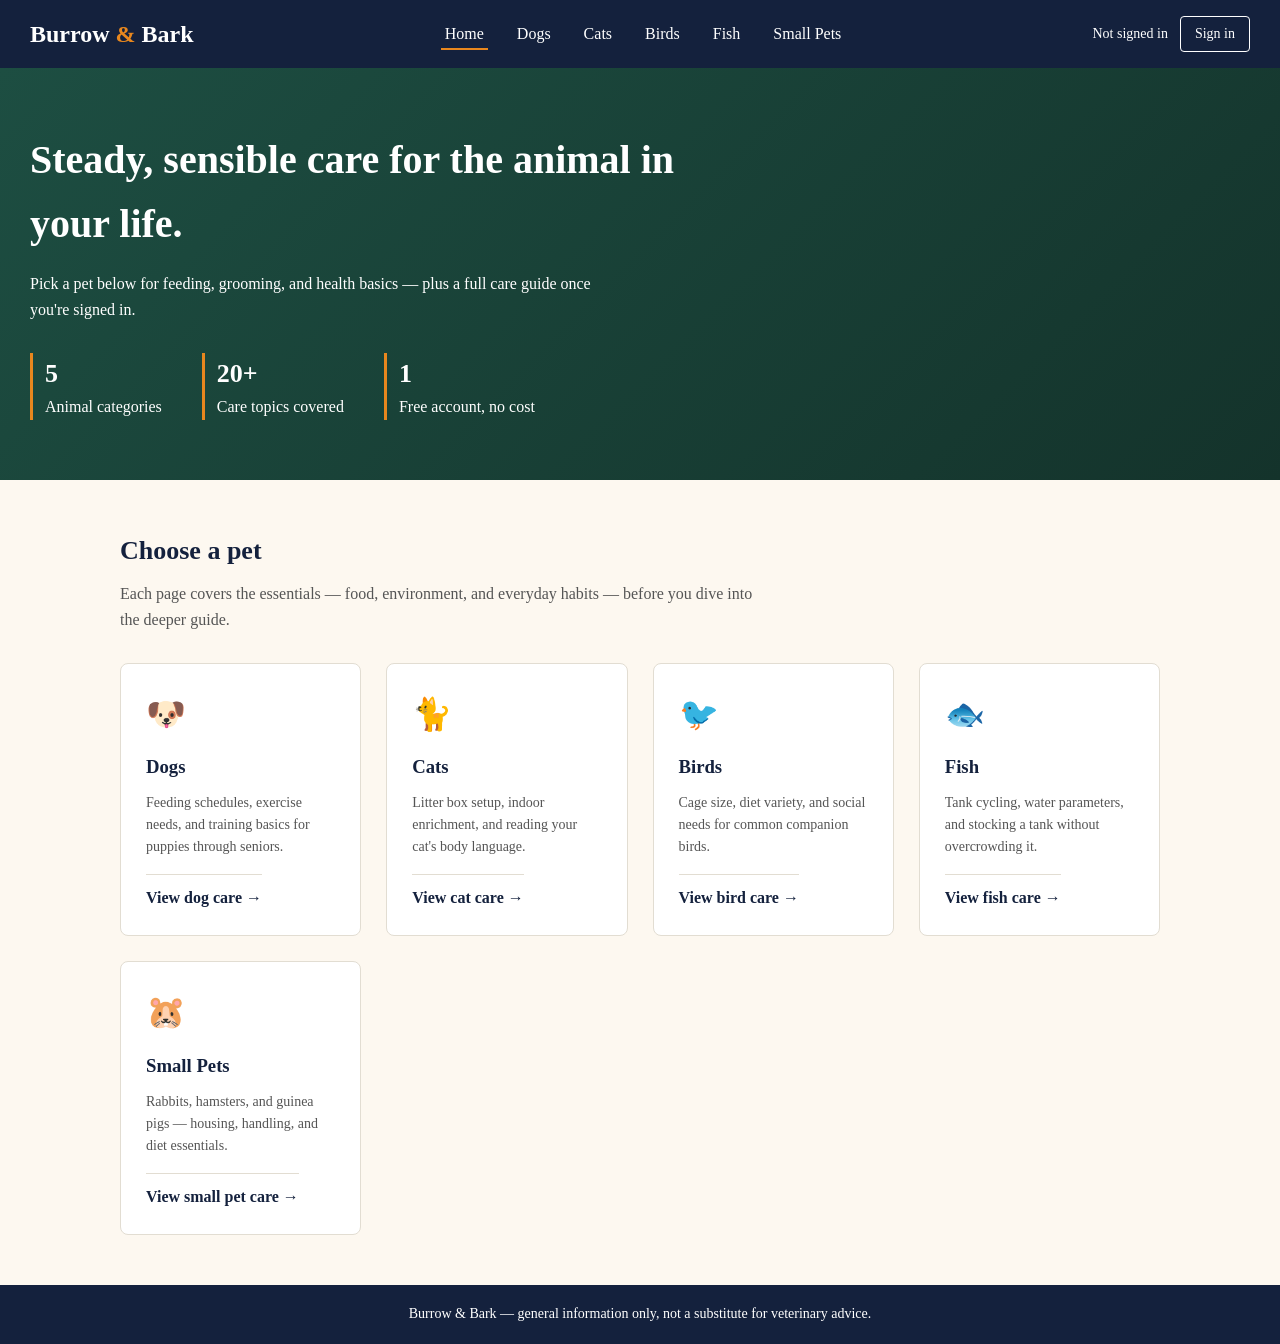
<file: index.html>
<!DOCTYPE html>
<html lang="en">
<head>
<meta charset="UTF-8">
<meta name="viewport" content="width=device-width, initial-scale=1.0">
<title>Burrow &amp; Bark — Pet Care</title>
<link rel="stylesheet" href="style.css">
</head>
<body>

  <!-- ===== Header / Navigation ===== -->
  <header>
    <div class="logo">Burrow <span>&amp;</span> Bark</div>

    <button class="nav-toggle" id="navToggle">&#9776;</button>

    <nav id="mainNav">
      <ul>
        <li><a href="index.html" class="active">Home</a></li>
        <li><a href="dogs.html">Dogs</a></li>
        <li><a href="cats.html">Cats</a></li>
        <li><a href="birds.html">Birds</a></li>
        <li><a href="fish.html">Fish</a></li>
        <li><a href="small-pets.html">Small Pets</a></li>
      </ul>
    </nav>

    <div class="auth-links" id="authLinks">
      <span id="authStatus">Not signed in</span>
      <a href="login.html" class="btn-outline" id="signInBtn">Sign in</a>
    </div>
  </header>

  <!-- ===== Hero Section ===== -->
  <section class="hero">
    <h1>Steady, sensible care for the animal in your life.</h1>
    <p>Pick a pet below for feeding, grooming, and health basics — plus a full care guide once you're signed in.</p>

    <div class="hero-stats">
      <div>
        <strong>5</strong>
        Animal categories
      </div>
      <div>
        <strong>20+</strong>
        Care topics covered
      </div>
      <div>
        <strong>1</strong>
        Free account, no cost
      </div>
    </div>
  </section>

  <!-- ===== Choose a Pet ===== -->
  <main>
    <h2 class="section-title">Choose a pet</h2>
    <p class="section-subtitle">Each page covers the essentials — food, environment, and everyday habits — before you dive into the deeper guide.</p>

    <div class="card-grid">
      <div class="card">
        <div class="icon">&#128054;</div>
        <h3>Dogs</h3>
        <p>Feeding schedules, exercise needs, and training basics for puppies through seniors.</p>
        <a href="dogs.html" class="link">View dog care &rarr;</a>
      </div>

      <div class="card">
        <div class="icon">&#128008;</div>
        <h3>Cats</h3>
        <p>Litter box setup, indoor enrichment, and reading your cat's body language.</p>
        <a href="cats.html" class="link">View cat care &rarr;</a>
      </div>

      <div class="card">
        <div class="icon">&#128038;</div>
        <h3>Birds</h3>
        <p>Cage size, diet variety, and social needs for common companion birds.</p>
        <a href="birds.html" class="link">View bird care &rarr;</a>
      </div>

      <div class="card">
        <div class="icon">&#128031;</div>
        <h3>Fish</h3>
        <p>Tank cycling, water parameters, and stocking a tank without overcrowding it.</p>
        <a href="fish.html" class="link">View fish care &rarr;</a>
      </div>

      <div class="card">
        <div class="icon">&#128057;</div>
        <h3>Small Pets</h3>
        <p>Rabbits, hamsters, and guinea pigs — housing, handling, and diet essentials.</p>
        <a href="small-pets.html" class="link">View small pet care &rarr;</a>
      </div>
    </div>
  </main>

  <!-- ===== Footer ===== -->
  <footer>
    Burrow &amp; Bark — general information only, not a substitute for veterinary advice.
  </footer>

  <script src="script.js"></script>
</body>
</html>
</file>
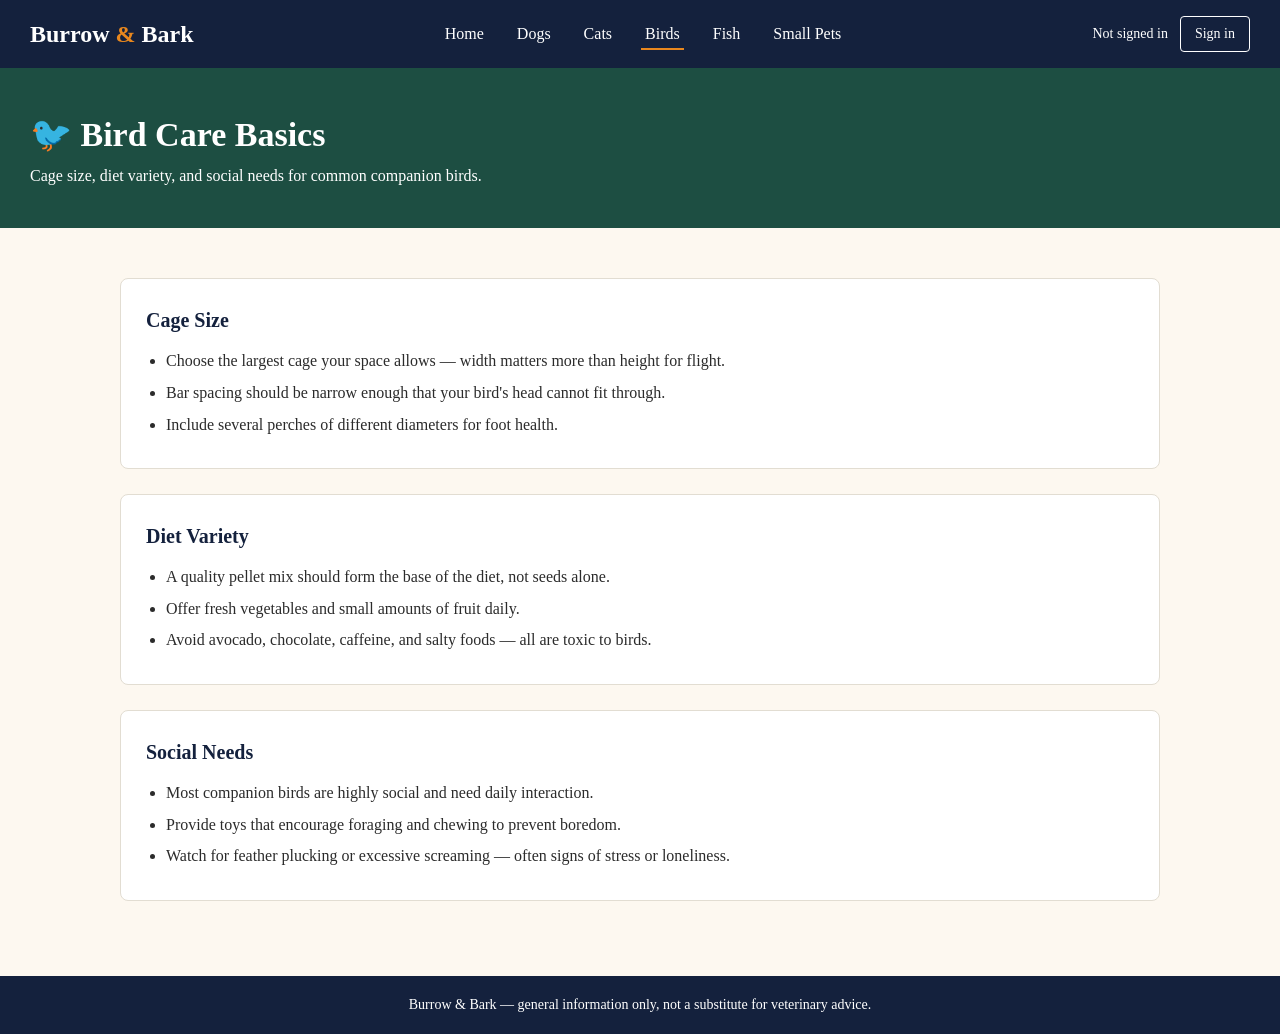
<file: birds.html>
<!DOCTYPE html>
<html lang="en">
<head>
<meta charset="UTF-8">
<meta name="viewport" content="width=device-width, initial-scale=1.0">
<title>Bird Care — Burrow &amp; Bark</title>
<link rel="stylesheet" href="style.css">
</head>
<body>

  <header>
    <div class="logo">Burrow <span>&amp;</span> Bark</div>
    <button class="nav-toggle" id="navToggle">&#9776;</button>
    <nav id="mainNav">
      <ul>
        <li><a href="index.html">Home</a></li>
        <li><a href="dogs.html">Dogs</a></li>
        <li><a href="cats.html">Cats</a></li>
        <li><a href="birds.html" class="active">Birds</a></li>
        <li><a href="fish.html">Fish</a></li>
        <li><a href="small-pets.html">Small Pets</a></li>
      </ul>
    </nav>
    <div class="auth-links" id="authLinks">
      <span id="authStatus">Not signed in</span>
      <a href="login.html" class="btn-outline" id="signInBtn">Sign in</a>
    </div>
  </header>

  <section class="pet-hero">
    <h1>&#128038; Bird Care Basics</h1>
    <p>Cage size, diet variety, and social needs for common companion birds.</p>
  </section>

  <main>
    <div class="info-block">
      <h2>Cage Size</h2>
      <ul>
        <li>Choose the largest cage your space allows — width matters more than height for flight.</li>
        <li>Bar spacing should be narrow enough that your bird's head cannot fit through.</li>
        <li>Include several perches of different diameters for foot health.</li>
      </ul>
    </div>

    <div class="info-block">
      <h2>Diet Variety</h2>
      <ul>
        <li>A quality pellet mix should form the base of the diet, not seeds alone.</li>
        <li>Offer fresh vegetables and small amounts of fruit daily.</li>
        <li>Avoid avocado, chocolate, caffeine, and salty foods — all are toxic to birds.</li>
      </ul>
    </div>

    <div class="info-block">
      <h2>Social Needs</h2>
      <ul>
        <li>Most companion birds are highly social and need daily interaction.</li>
        <li>Provide toys that encourage foraging and chewing to prevent boredom.</li>
        <li>Watch for feather plucking or excessive screaming — often signs of stress or loneliness.</li>
      </ul>
    </div>
  </main>

  <footer>
    Burrow &amp; Bark — general information only, not a substitute for veterinary advice.
  </footer>

  <script src="script.js"></script>
</body>
</html>
</file>
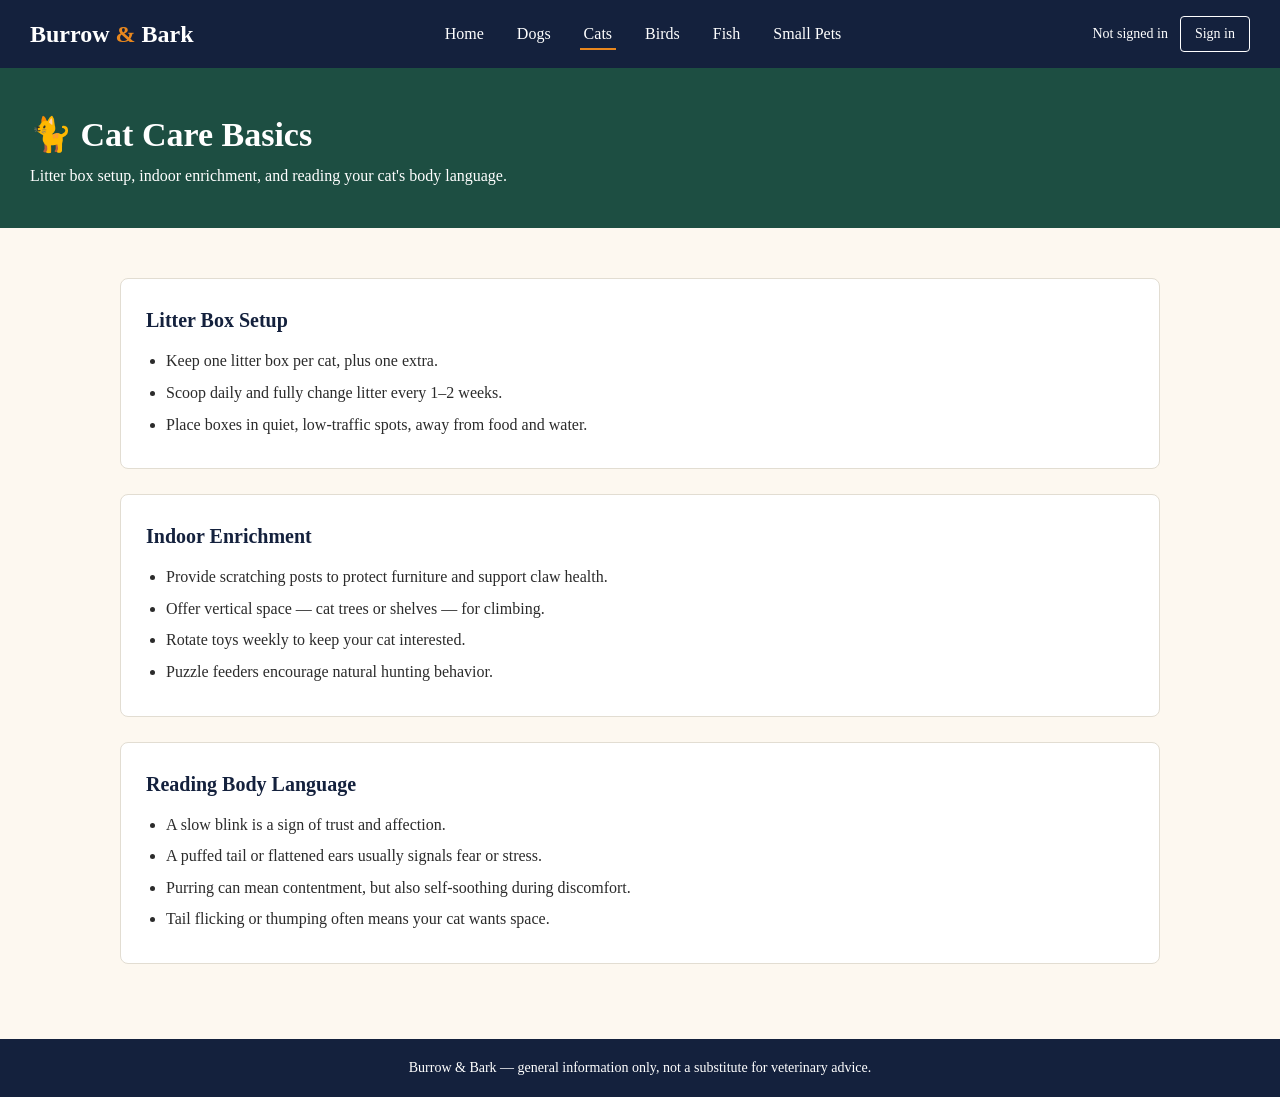
<file: cats.html>
<!DOCTYPE html>
<html lang="en">
<head>
<meta charset="UTF-8">
<meta name="viewport" content="width=device-width, initial-scale=1.0">
<title>Cat Care — Burrow &amp; Bark</title>
<link rel="stylesheet" href="style.css">
</head>
<body>

  <header>
    <div class="logo">Burrow <span>&amp;</span> Bark</div>
    <button class="nav-toggle" id="navToggle">&#9776;</button>
    <nav id="mainNav">
      <ul>
        <li><a href="index.html">Home</a></li>
        <li><a href="dogs.html">Dogs</a></li>
        <li><a href="cats.html" class="active">Cats</a></li>
        <li><a href="birds.html">Birds</a></li>
        <li><a href="fish.html">Fish</a></li>
        <li><a href="small-pets.html">Small Pets</a></li>
      </ul>
    </nav>
    <div class="auth-links" id="authLinks">
      <span id="authStatus">Not signed in</span>
      <a href="login.html" class="btn-outline" id="signInBtn">Sign in</a>
    </div>
  </header>

  <section class="pet-hero">
    <h1>&#128008; Cat Care Basics</h1>
    <p>Litter box setup, indoor enrichment, and reading your cat's body language.</p>
  </section>

  <main>
    <div class="info-block">
      <h2>Litter Box Setup</h2>
      <ul>
        <li>Keep one litter box per cat, plus one extra.</li>
        <li>Scoop daily and fully change litter every 1–2 weeks.</li>
        <li>Place boxes in quiet, low-traffic spots, away from food and water.</li>
      </ul>
    </div>

    <div class="info-block">
      <h2>Indoor Enrichment</h2>
      <ul>
        <li>Provide scratching posts to protect furniture and support claw health.</li>
        <li>Offer vertical space — cat trees or shelves — for climbing.</li>
        <li>Rotate toys weekly to keep your cat interested.</li>
        <li>Puzzle feeders encourage natural hunting behavior.</li>
      </ul>
    </div>

    <div class="info-block">
      <h2>Reading Body Language</h2>
      <ul>
        <li>A slow blink is a sign of trust and affection.</li>
        <li>A puffed tail or flattened ears usually signals fear or stress.</li>
        <li>Purring can mean contentment, but also self-soothing during discomfort.</li>
        <li>Tail flicking or thumping often means your cat wants space.</li>
      </ul>
    </div>
  </main>

  <footer>
    Burrow &amp; Bark — general information only, not a substitute for veterinary advice.
  </footer>

  <script src="script.js"></script>
</body>
</html>
</file>
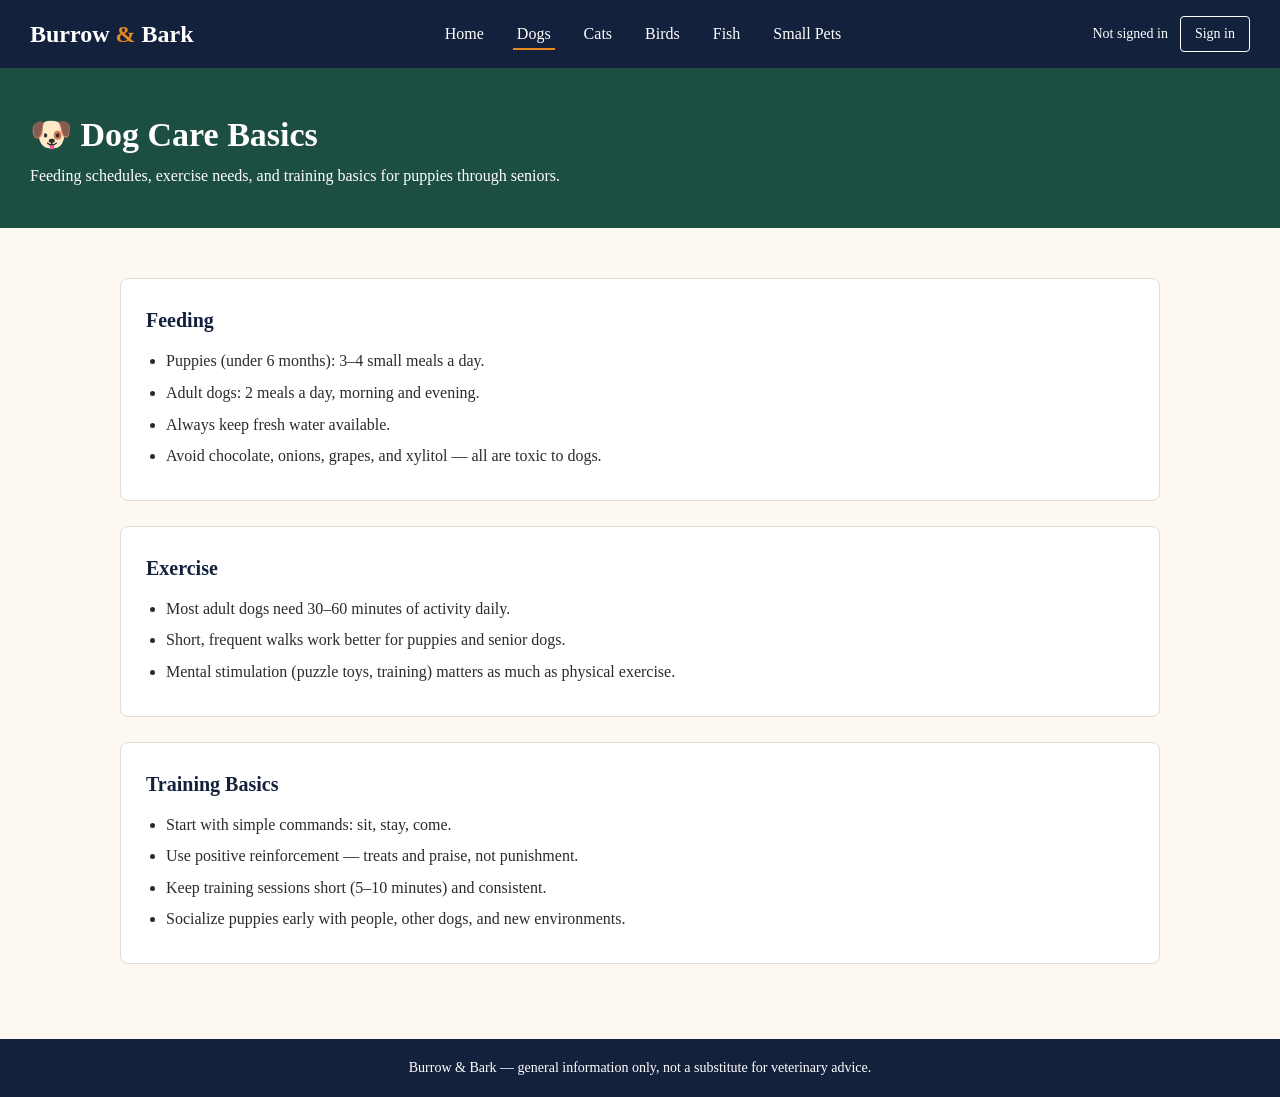
<file: dogs.html>
<!DOCTYPE html>
<html lang="en">
<head>
<meta charset="UTF-8">
<meta name="viewport" content="width=device-width, initial-scale=1.0">
<title>Dog Care — Burrow &amp; Bark</title>
<link rel="stylesheet" href="style.css">
</head>
<body>

  <header>
    <div class="logo">Burrow <span>&amp;</span> Bark</div>
    <button class="nav-toggle" id="navToggle">&#9776;</button>
    <nav id="mainNav">
      <ul>
        <li><a href="index.html">Home</a></li>
        <li><a href="dogs.html" class="active">Dogs</a></li>
        <li><a href="cats.html">Cats</a></li>
        <li><a href="birds.html">Birds</a></li>
        <li><a href="fish.html">Fish</a></li>
        <li><a href="small-pets.html">Small Pets</a></li>
      </ul>
    </nav>
    <div class="auth-links" id="authLinks">
      <span id="authStatus">Not signed in</span>
      <a href="login.html" class="btn-outline" id="signInBtn">Sign in</a>
    </div>
  </header>

  <section class="pet-hero">
    <h1>&#128054; Dog Care Basics</h1>
    <p>Feeding schedules, exercise needs, and training basics for puppies through seniors.</p>
  </section>

  <main>
    <div class="info-block">
      <h2>Feeding</h2>
      <ul>
        <li>Puppies (under 6 months): 3–4 small meals a day.</li>
        <li>Adult dogs: 2 meals a day, morning and evening.</li>
        <li>Always keep fresh water available.</li>
        <li>Avoid chocolate, onions, grapes, and xylitol — all are toxic to dogs.</li>
      </ul>
    </div>

    <div class="info-block">
      <h2>Exercise</h2>
      <ul>
        <li>Most adult dogs need 30–60 minutes of activity daily.</li>
        <li>Short, frequent walks work better for puppies and senior dogs.</li>
        <li>Mental stimulation (puzzle toys, training) matters as much as physical exercise.</li>
      </ul>
    </div>

    <div class="info-block">
      <h2>Training Basics</h2>
      <ul>
        <li>Start with simple commands: sit, stay, come.</li>
        <li>Use positive reinforcement — treats and praise, not punishment.</li>
        <li>Keep training sessions short (5–10 minutes) and consistent.</li>
        <li>Socialize puppies early with people, other dogs, and new environments.</li>
      </ul>
    </div>
  </main>

  <footer>
    Burrow &amp; Bark — general information only, not a substitute for veterinary advice.
  </footer>

  <script src="script.js"></script>
</body>
</html>
</file>
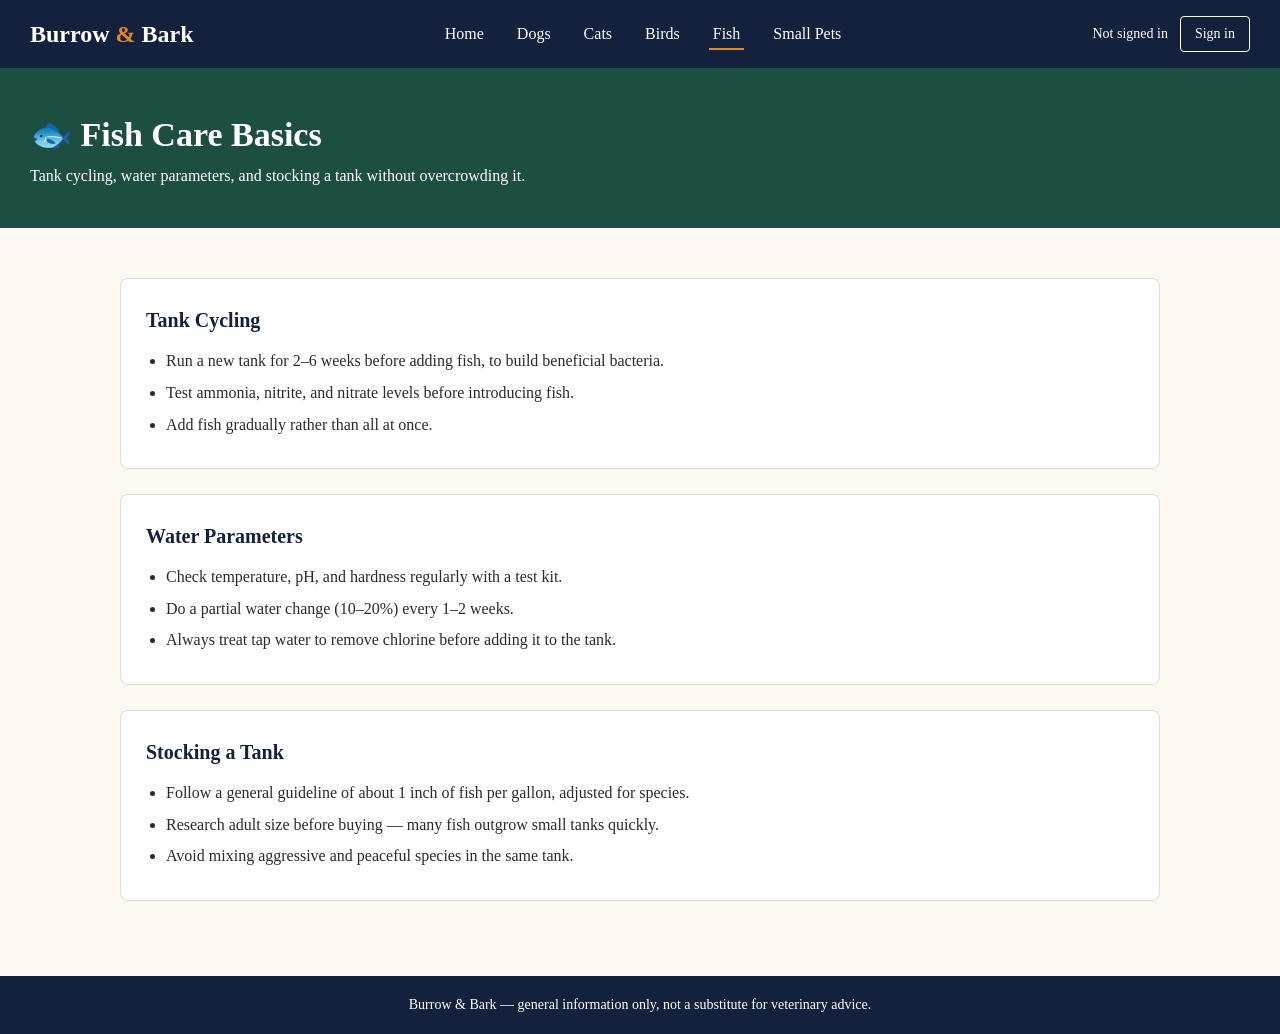
<file: fish.html>
<!DOCTYPE html>
<html lang="en">
<head>
<meta charset="UTF-8">
<meta name="viewport" content="width=device-width, initial-scale=1.0">
<title>Fish Care — Burrow &amp; Bark</title>
<link rel="stylesheet" href="style.css">
</head>
<body>

  <header>
    <div class="logo">Burrow <span>&amp;</span> Bark</div>
    <button class="nav-toggle" id="navToggle">&#9776;</button>
    <nav id="mainNav">
      <ul>
        <li><a href="index.html">Home</a></li>
        <li><a href="dogs.html">Dogs</a></li>
        <li><a href="cats.html">Cats</a></li>
        <li><a href="birds.html">Birds</a></li>
        <li><a href="fish.html" class="active">Fish</a></li>
        <li><a href="small-pets.html">Small Pets</a></li>
      </ul>
    </nav>
    <div class="auth-links" id="authLinks">
      <span id="authStatus">Not signed in</span>
      <a href="login.html" class="btn-outline" id="signInBtn">Sign in</a>
    </div>
  </header>

  <section class="pet-hero">
    <h1>&#128031; Fish Care Basics</h1>
    <p>Tank cycling, water parameters, and stocking a tank without overcrowding it.</p>
  </section>

  <main>
    <div class="info-block">
      <h2>Tank Cycling</h2>
      <ul>
        <li>Run a new tank for 2–6 weeks before adding fish, to build beneficial bacteria.</li>
        <li>Test ammonia, nitrite, and nitrate levels before introducing fish.</li>
        <li>Add fish gradually rather than all at once.</li>
      </ul>
    </div>

    <div class="info-block">
      <h2>Water Parameters</h2>
      <ul>
        <li>Check temperature, pH, and hardness regularly with a test kit.</li>
        <li>Do a partial water change (10–20%) every 1–2 weeks.</li>
        <li>Always treat tap water to remove chlorine before adding it to the tank.</li>
      </ul>
    </div>

    <div class="info-block">
      <h2>Stocking a Tank</h2>
      <ul>
        <li>Follow a general guideline of about 1 inch of fish per gallon, adjusted for species.</li>
        <li>Research adult size before buying — many fish outgrow small tanks quickly.</li>
        <li>Avoid mixing aggressive and peaceful species in the same tank.</li>
      </ul>
    </div>
  </main>

  <footer>
    Burrow &amp; Bark — general information only, not a substitute for veterinary advice.
  </footer>

  <script src="script.js"></script>
</body>
</html>
</file>
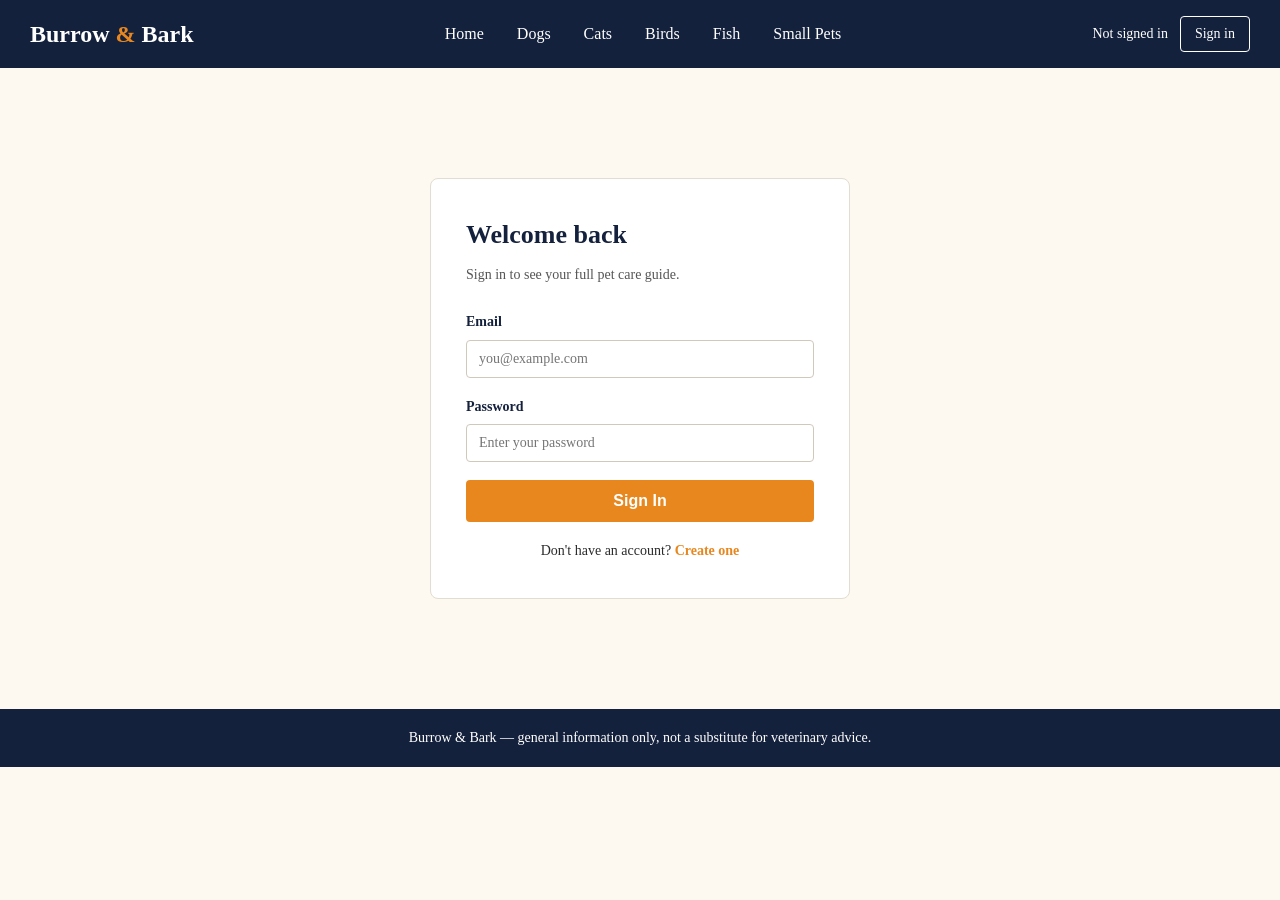
<file: login.html>
<!DOCTYPE html>
<html lang="en">
<head>
<meta charset="UTF-8">
<meta name="viewport" content="width=device-width, initial-scale=1.0">
<title>Sign In — Burrow &amp; Bark</title>
<link rel="stylesheet" href="style.css">
</head>
<body>

  <header>
    <div class="logo">Burrow <span>&amp;</span> Bark</div>
    <button class="nav-toggle" id="navToggle">&#9776;</button>
    <nav id="mainNav">
      <ul>
        <li><a href="index.html">Home</a></li>
        <li><a href="dogs.html">Dogs</a></li>
        <li><a href="cats.html">Cats</a></li>
        <li><a href="birds.html">Birds</a></li>
        <li><a href="fish.html">Fish</a></li>
        <li><a href="small-pets.html">Small Pets</a></li>
      </ul>
    </nav>
    <div class="auth-links" id="authLinks">
      <span id="authStatus">Not signed in</span>
      <a href="login.html" class="btn-outline" id="signInBtn">Sign in</a>
    </div>
  </header>

  <main>

    <!-- ===== Login Form ===== -->
    <div class="form-wrapper" id="loginBox">
      <h1>Welcome back</h1>
      <p class="subtitle">Sign in to see your full pet care guide.</p>

      <div class="success-banner" id="loginSuccess">Signed in successfully! Redirecting to home...</div>

      <form id="loginForm" novalidate>
        <div class="form-group" id="loginEmailGroup">
          <label for="loginEmail">Email</label>
          <input type="email" id="loginEmail" placeholder="you@example.com">
          <div class="error-message">Please enter a valid email address.</div>
        </div>

        <div class="form-group" id="loginPasswordGroup">
          <label for="loginPassword">Password</label>
          <input type="password" id="loginPassword" placeholder="Enter your password">
          <div class="error-message">Password must be at least 6 characters.</div>
        </div>

        <button type="submit" class="btn-primary">Sign In</button>
      </form>

      <p class="form-footer-note">
        Don't have an account?
        <a href="#" id="showSignup" style="color:#e8871e; font-weight:bold;">Create one</a>
      </p>
    </div>

    <!-- ===== Signup Form (hidden by default) ===== -->
    <div class="form-wrapper" id="signupBox" style="display:none;">
      <h1>Create your account</h1>
      <p class="subtitle">It's free — just a few details to get started.</p>

      <div class="success-banner" id="signupSuccess">Account created successfully! Redirecting to home...</div>

      <form id="signupForm" novalidate>
        <div class="form-group" id="signupNameGroup">
          <label for="signupName">Full Name</label>
          <input type="text" id="signupName" placeholder="Your name">
          <div class="error-message">Please enter your name.</div>
        </div>

        <div class="form-group" id="signupEmailGroup">
          <label for="signupEmail">Email</label>
          <input type="email" id="signupEmail" placeholder="you@example.com">
          <div class="error-message">Please enter a valid email address.</div>
        </div>

        <div class="form-group" id="signupPasswordGroup">
          <label for="signupPassword">Password</label>
          <input type="password" id="signupPassword" placeholder="At least 6 characters">
          <div class="error-message">Password must be at least 6 characters.</div>
        </div>

        <div class="form-group" id="signupPetGroup">
          <label for="signupPet">Which pet do you have?</label>
          <select id="signupPet">
            <option value="">Select one</option>
            <option value="dog">Dog</option>
            <option value="cat">Cat</option>
            <option value="bird">Bird</option>
            <option value="fish">Fish</option>
            <option value="small-pet">Small Pet</option>
          </select>
          <div class="error-message">Please select a pet.</div>
        </div>

        <button type="submit" class="btn-primary">Create Account</button>
      </form>

      <p class="form-footer-note">
        Already have an account?
        <a href="#" id="showLogin" style="color:#e8871e; font-weight:bold;">Sign in</a>
      </p>
    </div>

  </main>

  <footer>
    Burrow &amp; Bark — general information only, not a substitute for veterinary advice.
  </footer>

  <script src="script.js"></script>
</body>
</html>
</file>
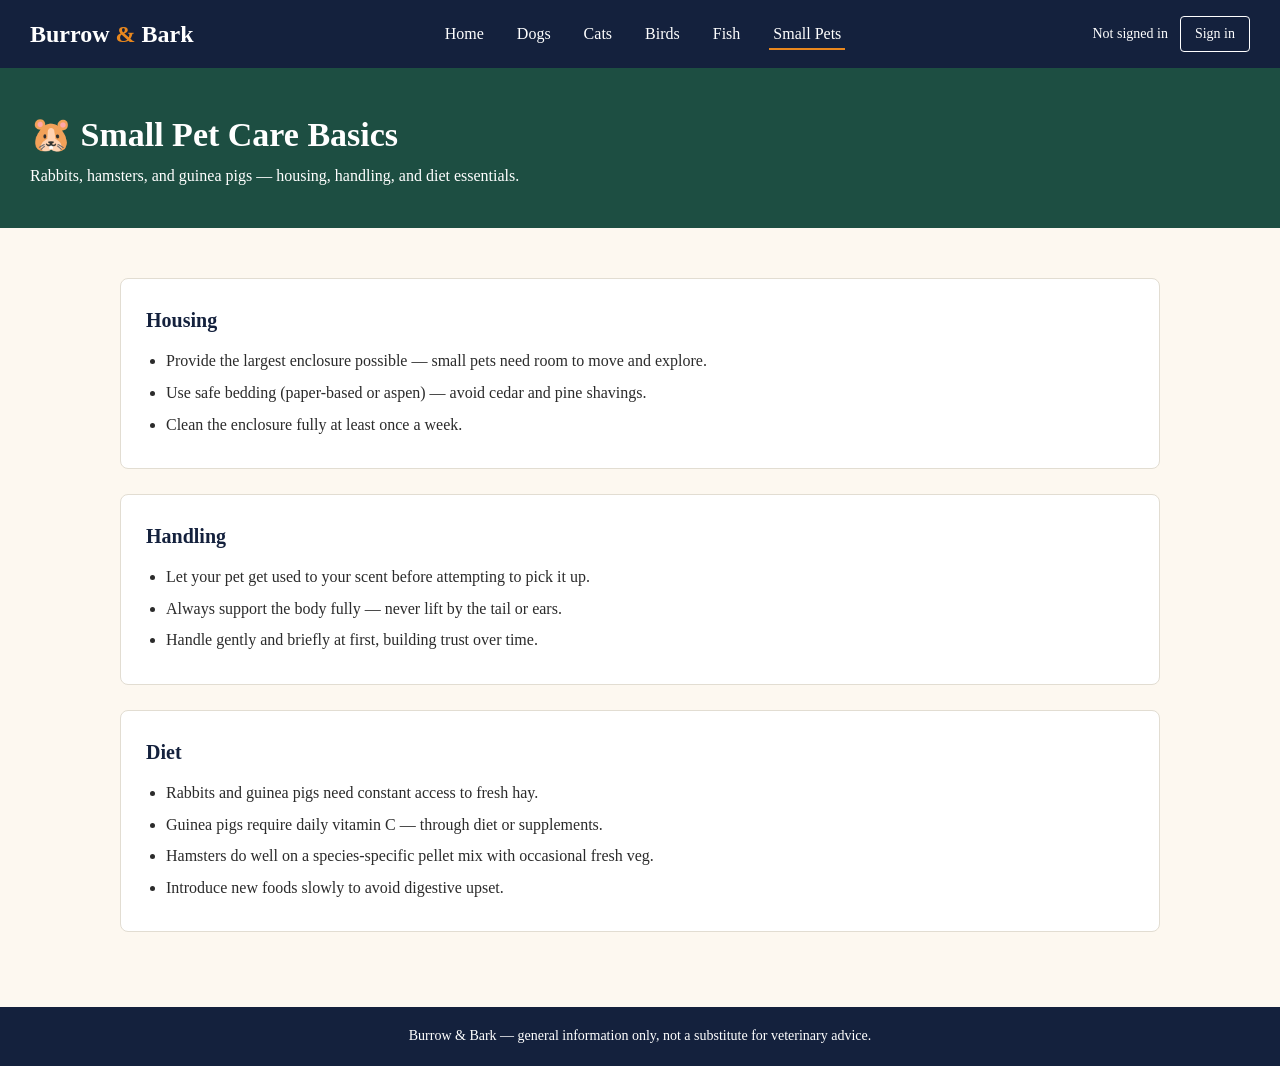
<file: small-pets.html>
<!DOCTYPE html>
<html lang="en">
<head>
<meta charset="UTF-8">
<meta name="viewport" content="width=device-width, initial-scale=1.0">
<title>Small Pet Care — Burrow &amp; Bark</title>
<link rel="stylesheet" href="style.css">
</head>
<body>

  <header>
    <div class="logo">Burrow <span>&amp;</span> Bark</div>
    <button class="nav-toggle" id="navToggle">&#9776;</button>
    <nav id="mainNav">
      <ul>
        <li><a href="index.html">Home</a></li>
        <li><a href="dogs.html">Dogs</a></li>
        <li><a href="cats.html">Cats</a></li>
        <li><a href="birds.html">Birds</a></li>
        <li><a href="fish.html">Fish</a></li>
        <li><a href="small-pets.html" class="active">Small Pets</a></li>
      </ul>
    </nav>
    <div class="auth-links" id="authLinks">
      <span id="authStatus">Not signed in</span>
      <a href="login.html" class="btn-outline" id="signInBtn">Sign in</a>
    </div>
  </header>

  <section class="pet-hero">
    <h1>&#128057; Small Pet Care Basics</h1>
    <p>Rabbits, hamsters, and guinea pigs — housing, handling, and diet essentials.</p>
  </section>

  <main>
    <div class="info-block">
      <h2>Housing</h2>
      <ul>
        <li>Provide the largest enclosure possible — small pets need room to move and explore.</li>
        <li>Use safe bedding (paper-based or aspen) — avoid cedar and pine shavings.</li>
        <li>Clean the enclosure fully at least once a week.</li>
      </ul>
    </div>

    <div class="info-block">
      <h2>Handling</h2>
      <ul>
        <li>Let your pet get used to your scent before attempting to pick it up.</li>
        <li>Always support the body fully — never lift by the tail or ears.</li>
        <li>Handle gently and briefly at first, building trust over time.</li>
      </ul>
    </div>

    <div class="info-block">
      <h2>Diet</h2>
      <ul>
        <li>Rabbits and guinea pigs need constant access to fresh hay.</li>
        <li>Guinea pigs require daily vitamin C — through diet or supplements.</li>
        <li>Hamsters do well on a species-specific pellet mix with occasional fresh veg.</li>
        <li>Introduce new foods slowly to avoid digestive upset.</li>
      </ul>
    </div>
  </main>

  <footer>
    Burrow &amp; Bark — general information only, not a substitute for veterinary advice.
  </footer>

  <script src="script.js"></script>
</body>
</html>
</file>
<file: style.css>
/* ===== Burrow & Bark — style.css ===== */

* {
  margin: 0;
  padding: 0;
  box-sizing: border-box;
}

body {
  font-family: Georgia, 'Times New Roman', serif;
  color: #2b2b2b;
  background-color: #fdf8f0;
  line-height: 1.6;
}

a {
  text-decoration: none;
  color: inherit;
}

/* ===== Header / Navigation ===== */
header {
  background-color: #14213d;
  color: #ffffff;
  padding: 15px 30px;
  display: flex;
  justify-content: space-between;
  align-items: center;
  flex-wrap: wrap;
}

header .logo {
  font-size: 24px;
  font-weight: bold;
}

header .logo span {
  color: #e8871e;
}

nav ul {
  list-style: none;
  display: flex;
  gap: 25px;
}

nav ul li a {
  padding: 6px 4px;
  border-bottom: 2px solid transparent;
}

nav ul li a:hover,
nav ul li a.active {
  border-bottom: 2px solid #e8871e;
}

.nav-toggle {
  display: none;
  background: none;
  border: none;
  color: #ffffff;
  font-size: 26px;
  cursor: pointer;
}

.auth-links {
  display: flex;
  align-items: center;
  gap: 12px;
  font-size: 14px;
}

.auth-links .btn-outline {
  border: 1px solid #ffffff;
  padding: 6px 14px;
  border-radius: 4px;
}

.auth-links .btn-outline:hover {
  background-color: #ffffff;
  color: #14213d;
}

/* ===== Hero Section ===== */
.hero {
  background: linear-gradient(135deg, #1d4e42, #14332b);
  color: #ffffff;
  padding: 60px 30px;
}

.hero h1 {
  font-size: 40px;
  max-width: 650px;
  margin-bottom: 15px;
}

.hero p {
  max-width: 600px;
  margin-bottom: 30px;
  font-size: 16px;
}

.hero-stats {
  display: flex;
  gap: 40px;
  flex-wrap: wrap;
}

.hero-stats div {
  border-left: 3px solid #e8871e;
  padding-left: 12px;
}

.hero-stats strong {
  font-size: 26px;
  display: block;
}

/* ===== Sections ===== */
main {
  max-width: 1100px;
  margin: 0 auto;
  padding: 50px 30px;
}

.section-title {
  margin-bottom: 10px;
  font-size: 26px;
  color: #14213d;
}

.section-subtitle {
  color: #555555;
  margin-bottom: 30px;
  max-width: 650px;
}

/* ===== Pet Cards ===== */
.card-grid {
  display: grid;
  grid-template-columns: repeat(auto-fit, minmax(230px, 1fr));
  gap: 25px;
}

.card {
  background-color: #ffffff;
  border: 1px solid #e2ddd2;
  border-radius: 8px;
  padding: 25px;
  transition: transform 0.2s ease, box-shadow 0.2s ease;
}

.card:hover {
  transform: translateY(-4px);
  box-shadow: 0 6px 14px rgba(0, 0, 0, 0.08);
}

.card .icon {
  font-size: 32px;
}

.card h3 {
  margin: 12px 0 10px 0;
  color: #14213d;
}

.card p {
  font-size: 14px;
  color: #555555;
  margin-bottom: 15px;
}

.card a.link {
  font-weight: bold;
  color: #14213d;
  border-top: 1px solid #e2ddd2;
  padding-top: 10px;
  display: inline-block;
}

/* ===== Pet Detail Page ===== */
.pet-hero {
  background-color: #1d4e42;
  color: #ffffff;
  padding: 40px 30px;
  text-align: left;
}

.pet-hero h1 {
  font-size: 34px;
}

.info-block {
  background-color: #ffffff;
  border: 1px solid #e2ddd2;
  border-radius: 8px;
  padding: 25px;
  margin-bottom: 25px;
}

.info-block h2 {
  color: #14213d;
  margin-bottom: 12px;
  font-size: 20px;
}

.info-block ul {
  margin-left: 20px;
}

.info-block ul li {
  margin-bottom: 6px;
}

/* ===== Forms (Login / Signup / Contact) ===== */
.form-wrapper {
  max-width: 420px;
  margin: 60px auto;
  background-color: #ffffff;
  border: 1px solid #e2ddd2;
  border-radius: 8px;
  padding: 35px;
}

.form-wrapper h1 {
  color: #14213d;
  margin-bottom: 8px;
  font-size: 26px;
}

.form-wrapper p.subtitle {
  color: #555555;
  margin-bottom: 25px;
  font-size: 14px;
}

.form-group {
  margin-bottom: 18px;
}

.form-group label {
  display: block;
  margin-bottom: 6px;
  font-weight: bold;
  font-size: 14px;
  color: #14213d;
}

.form-group input,
.form-group select,
.form-group textarea {
  width: 100%;
  padding: 10px 12px;
  border: 1px solid #cfc9bc;
  border-radius: 4px;
  font-family: inherit;
  font-size: 14px;
}

.form-group input:focus,
.form-group select:focus,
.form-group textarea:focus {
  outline: none;
  border-color: #e8871e;
}

.error-message {
  color: #b3261e;
  font-size: 13px;
  margin-top: 5px;
  display: none;
}

.form-group.invalid .error-message {
  display: block;
}

.form-group.invalid input {
  border-color: #b3261e;
}

.btn-primary {
  width: 100%;
  background-color: #e8871e;
  color: #ffffff;
  border: none;
  padding: 12px;
  font-size: 16px;
  border-radius: 4px;
  cursor: pointer;
  font-weight: bold;
}

.btn-primary:hover {
  background-color: #cf7714;
}

.form-footer-note {
  text-align: center;
  margin-top: 18px;
  font-size: 14px;
}

.success-banner {
  background-color: #e4f3e6;
  border: 1px solid #4caf50;
  color: #256029;
  padding: 12px 16px;
  border-radius: 4px;
  margin-bottom: 18px;
  display: none;
}

/* ===== Footer ===== */
footer {
  background-color: #14213d;
  color: #ffffff;
  text-align: center;
  padding: 18px;
  font-size: 14px;
}

/* ===== Responsive ===== */
@media (max-width: 768px) {
  nav {
    display: none;
    width: 100%;
    order: 3;
  }

  nav.open {
    display: block;
  }

  nav ul {
    flex-direction: column;
    gap: 0;
  }

  nav ul li a {
    display: block;
    padding: 10px 0;
    border-bottom: 1px solid #2a3a5c;
  }

  .nav-toggle {
    display: block;
  }

  header {
    position: relative;
  }

  .hero h1 {
    font-size: 30px;
  }
}
</file>
